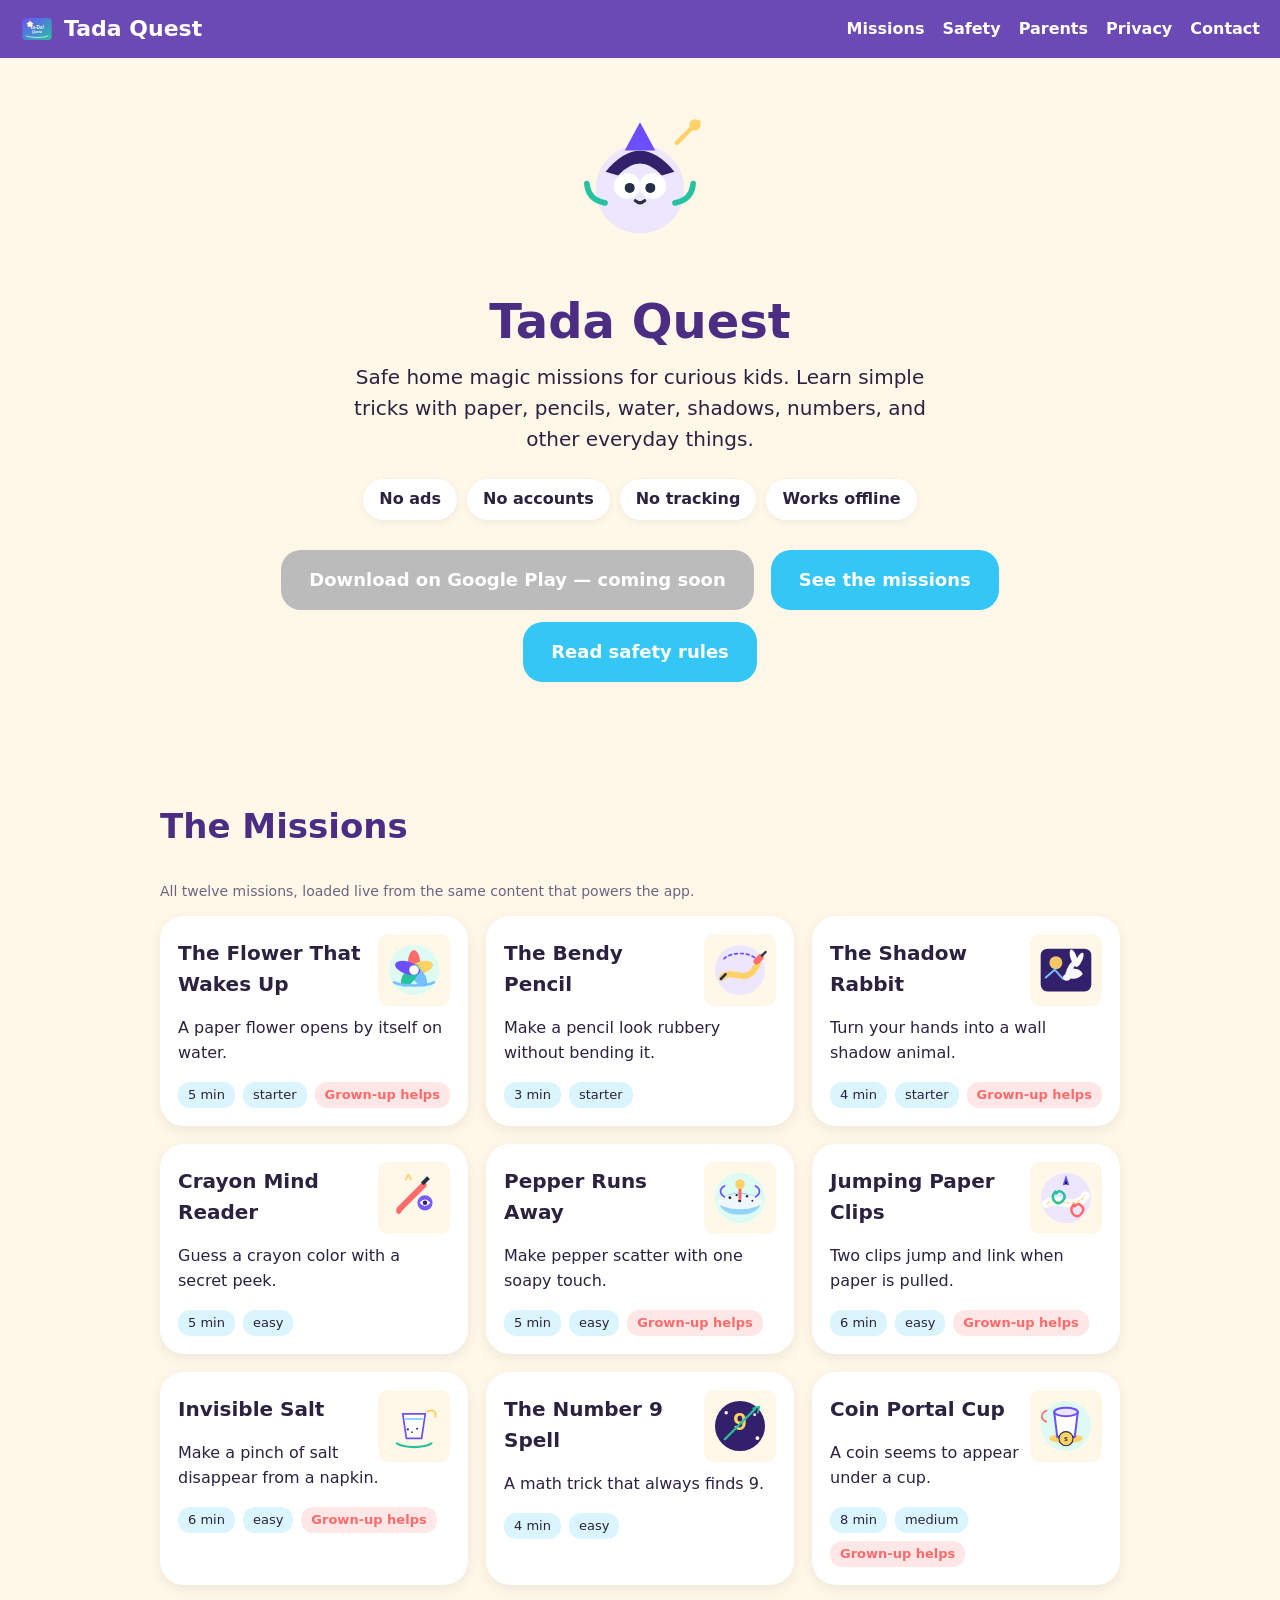
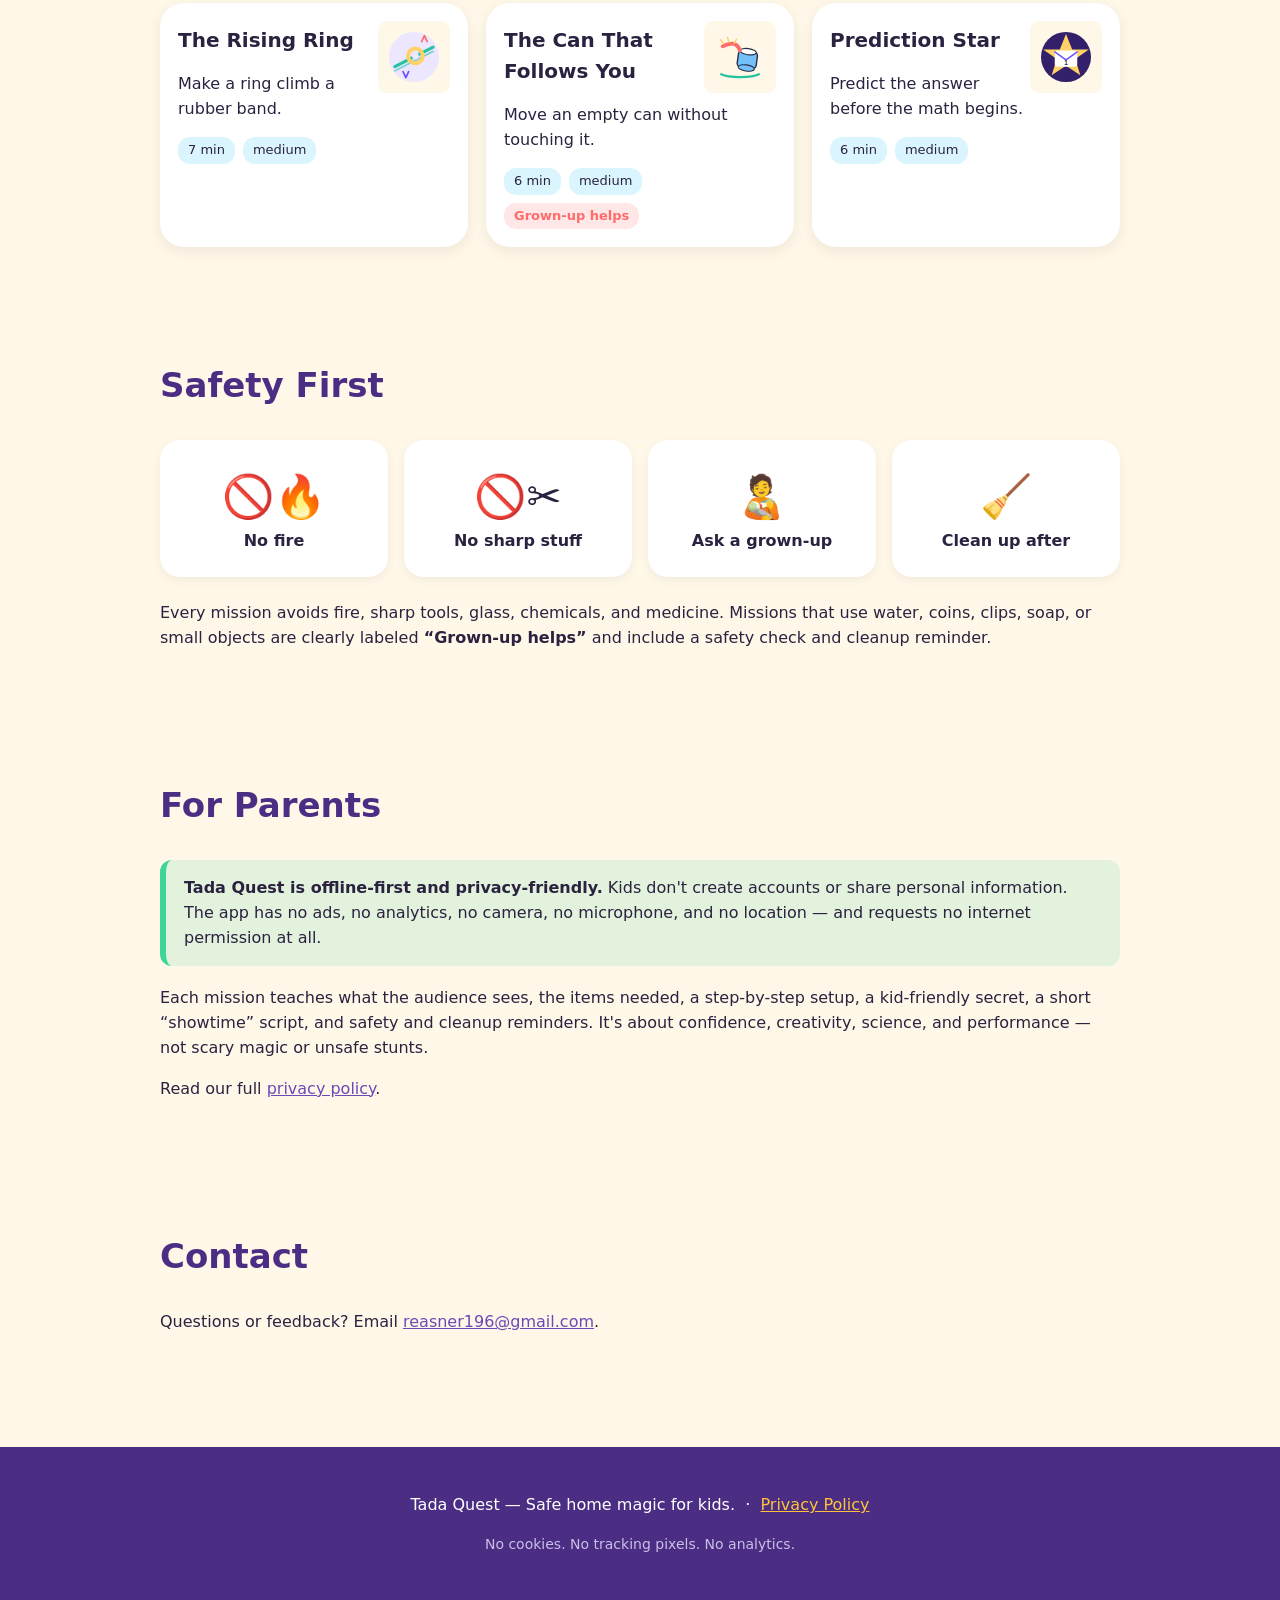
<file: site/index.html>
<!DOCTYPE html>
<html lang="en">
<head>
<meta charset="utf-8">
<meta name="viewport" content="width=device-width, initial-scale=1">
<title>Tada Quest — Safe Home Magic Missions for Kids</title>
<meta name="description" content="Tada Quest teaches kids safe, simple magic tricks with everyday household items. No ads, no accounts, no tracking. Works offline.">
<link rel="stylesheet" href="styles.css">
<link rel="icon" href="assets/icon_512.png">
</head>
<body>

<header class="nav">
  <div class="brand">
    <img src="assets/svg/brand/logo_tada_quest.svg" alt="Tada Quest logo">
    Tada Quest
  </div>
  <nav>
    <a href="#missions">Missions</a>
    <a href="#safety">Safety</a>
    <a href="#parents">Parents</a>
    <a href="privacy.html">Privacy</a>
    <a href="#contact">Contact</a>
  </nav>
</header>

<section class="hero">
  <img class="mascot" src="assets/svg/characters/mascot_spark_owl.svg" alt="Spark the owl mascot">
  <h1>Tada Quest</h1>
  <p class="sub">Safe home magic missions for curious kids. Learn simple tricks with paper,
     pencils, water, shadows, numbers, and other everyday things.</p>
  <div class="badges-row">
    <span class="tag">No ads</span>
    <span class="tag">No accounts</span>
    <span class="tag">No tracking</span>
    <span class="tag">Works offline</span>
  </div>
  <div>
    <a class="cta disabled" title="Coming soon">Download on Google Play — coming soon</a>
    <a class="cta secondary" href="#missions">See the missions</a>
    <a class="cta secondary" href="#safety">Read safety rules</a>
  </div>
</section>

<section id="missions">
  <h2 class="section-title">The Missions</h2>
  <p class="muted">All twelve missions, loaded live from the same content that powers the app.</p>
  <div id="mission-grid" class="grid"><p>Loading missions…</p></div>
</section>

<section id="safety">
  <h2 class="section-title">Safety First</h2>
  <div class="promise">
    <div class="p"><div class="emoji">🚫🔥</div><strong>No fire</strong></div>
    <div class="p"><div class="emoji">🚫✂️</div><strong>No sharp stuff</strong></div>
    <div class="p"><div class="emoji">🧑‍🍼</div><strong>Ask a grown-up</strong></div>
    <div class="p"><div class="emoji">🧹</div><strong>Clean up after</strong></div>
  </div>
  <p style="margin-top:24px">Every mission avoids fire, sharp tools, glass, chemicals, and medicine.
     Missions that use water, coins, clips, soap, or small objects are clearly labeled
     <strong>“Grown-up helps”</strong> and include a safety check and cleanup reminder.</p>
</section>

<section id="parents">
  <h2 class="section-title">For Parents</h2>
  <div class="callout">
    <strong>Tada Quest is offline-first and privacy-friendly.</strong> Kids don't create
    accounts or share personal information. The app has no ads, no analytics, no camera,
    no microphone, and no location — and requests no internet permission at all.
  </div>
  <p style="margin-top:20px">Each mission teaches what the audience sees, the items needed,
     a step-by-step setup, a kid-friendly secret, a short “showtime” script, and safety
     and cleanup reminders. It's about confidence, creativity, science, and performance —
     not scary magic or unsafe stunts.</p>
  <p>Read our full <a href="privacy.html">privacy policy</a>.</p>
</section>

<section id="contact">
  <h2 class="section-title">Contact</h2>
  <p>Questions or feedback? Email <a href="mailto:reasner196@gmail.com">reasner196@gmail.com</a>.</p>
</section>

<footer>
  <p>Tada Quest — Safe home magic for kids. &nbsp;·&nbsp;
     <a href="privacy.html">Privacy Policy</a></p>
  <p class="muted" style="color:#cabfe8">No cookies. No tracking pixels. No analytics.</p>
</footer>

<script src="app.js"></script>
</body>
</html>
</file>
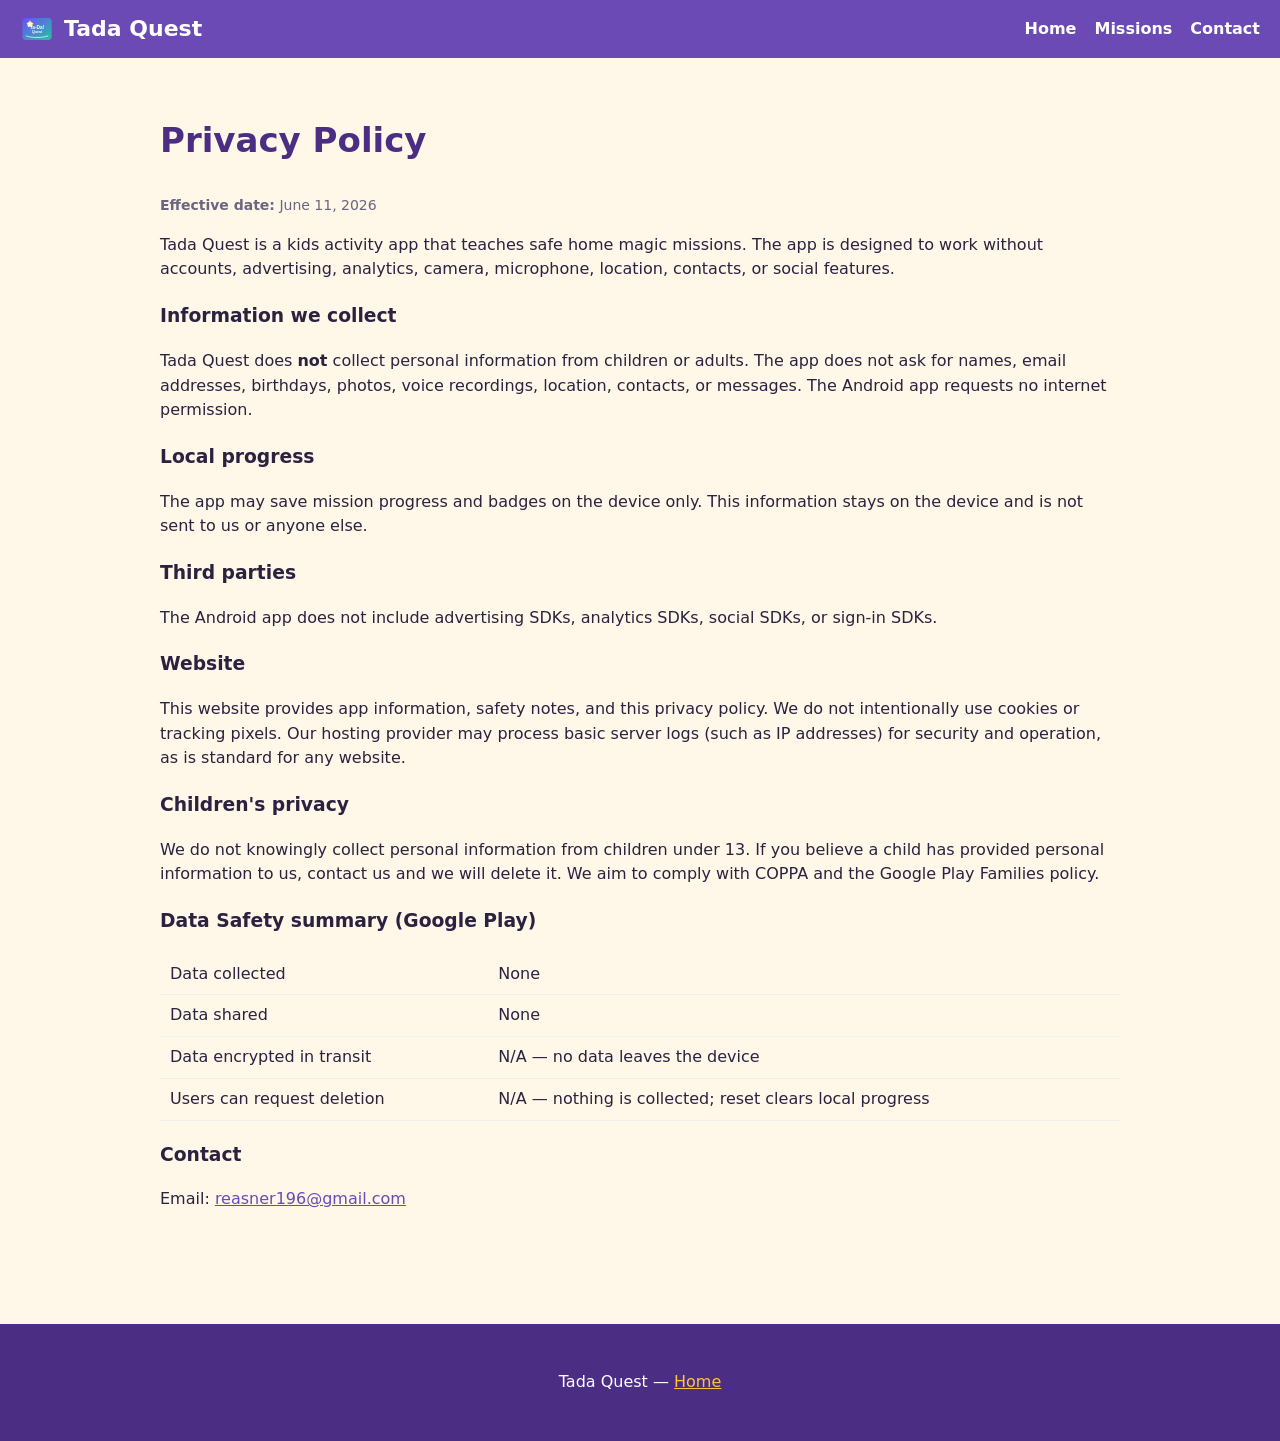
<file: site/privacy.html>
<!DOCTYPE html>
<html lang="en">
<head>
<meta charset="utf-8">
<meta name="viewport" content="width=device-width, initial-scale=1">
<title>Privacy Policy — Tada Quest</title>
<meta name="description" content="Tada Quest privacy policy. We collect no personal data from children or adults.">
<link rel="stylesheet" href="styles.css">
<link rel="icon" href="assets/icon_512.png">
</head>
<body>

<header class="nav">
  <div class="brand">
    <img src="assets/svg/brand/logo_tada_quest.svg" alt="Tada Quest logo"> Tada Quest
  </div>
  <nav><a href="index.html">Home</a><a href="index.html#missions">Missions</a><a href="index.html#contact">Contact</a></nav>
</header>

<section>
  <h2 class="section-title">Privacy Policy</h2>
  <p class="muted"><strong>Effective date:</strong> June 11, 2026</p>

  <p>Tada Quest is a kids activity app that teaches safe home magic missions. The app
     is designed to work without accounts, advertising, analytics, camera, microphone,
     location, contacts, or social features.</p>

  <h3>Information we collect</h3>
  <p>Tada Quest does <strong>not</strong> collect personal information from children or
     adults. The app does not ask for names, email addresses, birthdays, photos, voice
     recordings, location, contacts, or messages. The Android app requests no internet
     permission.</p>

  <h3>Local progress</h3>
  <p>The app may save mission progress and badges on the device only. This information
     stays on the device and is not sent to us or anyone else.</p>

  <h3>Third parties</h3>
  <p>The Android app does not include advertising SDKs, analytics SDKs, social SDKs, or
     sign-in SDKs.</p>

  <h3>Website</h3>
  <p>This website provides app information, safety notes, and this privacy policy. We do
     not intentionally use cookies or tracking pixels. Our hosting provider may process
     basic server logs (such as IP addresses) for security and operation, as is standard
     for any website.</p>

  <h3>Children's privacy</h3>
  <p>We do not knowingly collect personal information from children under 13. If you
     believe a child has provided personal information to us, contact us and we will
     delete it. We aim to comply with COPPA and the Google Play Families policy.</p>

  <h3>Data Safety summary (Google Play)</h3>
  <table class="policy">
    <tr><td>Data collected</td><td>None</td></tr>
    <tr><td>Data shared</td><td>None</td></tr>
    <tr><td>Data encrypted in transit</td><td>N/A — no data leaves the device</td></tr>
    <tr><td>Users can request deletion</td><td>N/A — nothing is collected; reset clears local progress</td></tr>
  </table>

  <h3>Contact</h3>
  <p>Email: <a href="mailto:reasner196@gmail.com">reasner196@gmail.com</a></p>
</section>

<footer><p>Tada Quest — <a href="index.html">Home</a></p></footer>
</body>
</html>
</file>
<file: site/styles.css>
:root{
  --purple:#6C4AB6; --purple-deep:#4B2E83; --sky:#34C6F4; --sun:#FFC23C;
  --coral:#FF6B6B; --mint:#3DD598; --cream:#FFF7E8; --ink:#2B2240;
}
*{box-sizing:border-box}
html{scroll-behavior:smooth}
body{
  margin:0; font-family:system-ui,-apple-system,"Segoe UI",Roboto,sans-serif;
  color:var(--ink); background:var(--cream); line-height:1.55;
}
a{color:var(--purple)}
header.nav{
  position:sticky; top:0; z-index:10; background:var(--purple);
  color:#fff; display:flex; align-items:center; gap:18px;
  padding:12px 20px; flex-wrap:wrap;
}
header.nav .brand{font-weight:900; font-size:22px; display:flex; align-items:center; gap:10px}
header.nav .brand img{width:34px;height:34px}
header.nav nav{margin-left:auto; display:flex; gap:18px; flex-wrap:wrap}
header.nav nav a{color:#fff; text-decoration:none; font-weight:600}
header.nav nav a:hover{text-decoration:underline}
section{max-width:1000px; margin:0 auto; padding:56px 20px}
.hero{text-align:center; padding-top:48px}
.hero img.mascot{width:160px}
.hero h1{font-size:48px; margin:10px 0 4px; color:var(--purple-deep)}
.hero p.sub{font-size:20px; max-width:620px; margin:0 auto}
.badges-row{display:flex; gap:10px; justify-content:center; flex-wrap:wrap; margin:24px 0}
.tag{background:#fff; border-radius:999px; padding:8px 16px; font-weight:700; box-shadow:0 2px 8px rgba(0,0,0,.06)}
.cta{display:inline-block; background:var(--purple); color:#fff; text-decoration:none;
  padding:16px 28px; border-radius:20px; font-weight:800; font-size:18px; margin:6px}
.cta.secondary{background:var(--sky)}
.cta.disabled{background:#bbb; cursor:default}
h2.section-title{font-size:34px; color:var(--purple-deep); margin-top:0}
.grid{display:grid; grid-template-columns:repeat(auto-fill,minmax(280px,1fr)); gap:18px}
.card{background:#fff; border-radius:24px; padding:18px; box-shadow:0 4px 14px rgba(0,0,0,.07)}
.card img{width:72px;height:72px;float:right;margin-left:8px}
.card h3{margin:.2em 0; font-size:20px}
.card .pills{margin-top:10px; display:flex; gap:8px; flex-wrap:wrap}
.pill{background:rgba(52,198,244,.18); border-radius:12px; padding:3px 10px; font-size:13px}
.pill.adult{background:rgba(255,107,107,.16); color:var(--coral); font-weight:700}
.promise{display:grid; grid-template-columns:repeat(auto-fit,minmax(200px,1fr)); gap:16px}
.promise .p{background:#fff; border-radius:20px; padding:24px; text-align:center; box-shadow:0 3px 10px rgba(0,0,0,.06)}
.promise .p .emoji{font-size:42px}
.callout{background:rgba(61,213,152,.15); border-left:6px solid var(--mint); padding:16px 18px; border-radius:12px}
footer{background:var(--purple-deep); color:#fff; text-align:center; padding:30px 20px; margin-top:40px}
footer a{color:var(--sun)}
.muted{color:#6b6580; font-size:14px}
table.policy{border-collapse:collapse; width:100%}
table.policy td{padding:8px 10px; border-bottom:1px solid #eee; vertical-align:top}
</file>
